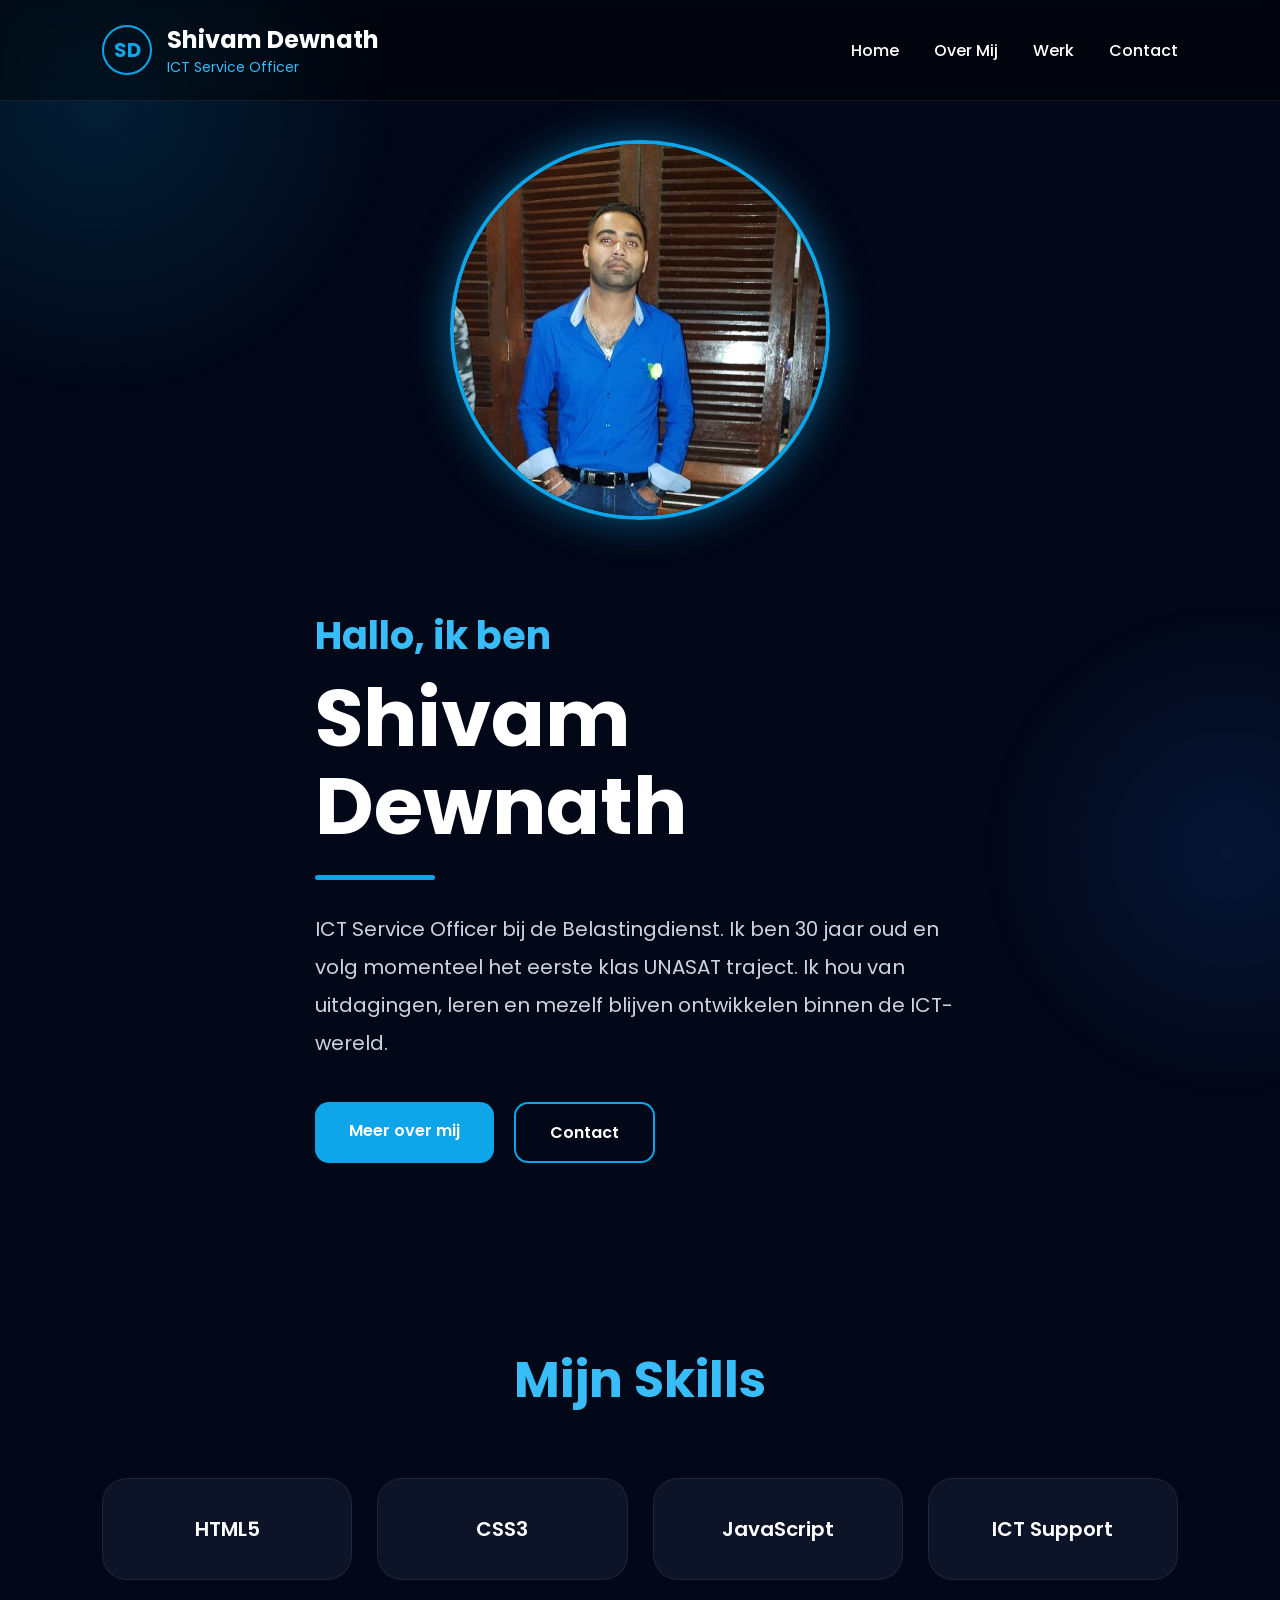
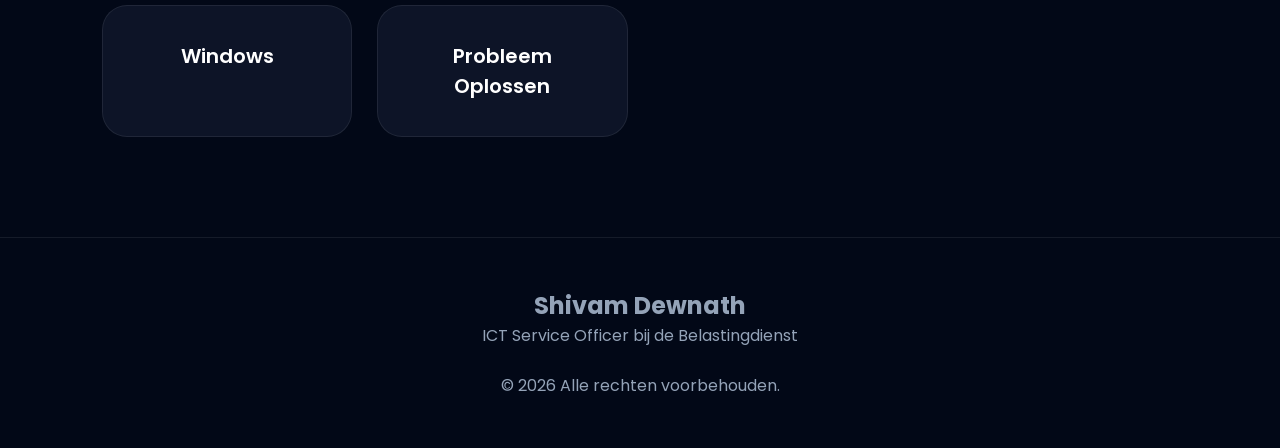
<file: index.html>
<!-- index.html -->
<!DOCTYPE html>
<html lang="en">

<head>
  <meta charset="UTF-8" />
  <meta name="viewport" content="width=device-width, initial-scale=1.0" />

  <title>Shivam Dewnath Portfolio</title>

  <link rel="preconnect" href="https://fonts.googleapis.com">
  <link rel="preconnect" href="https://fonts.gstatic.com" crossorigin>

  <link
    href="https://fonts.googleapis.com/css2?family=Poppins:wght@300;400;500;600;700&display=swap"
    rel="stylesheet">

  <link rel="stylesheet" href="css/main.css">
  <link rel="stylesheet" href="css/responsive.css">
</head>

<body>

  <!-- NAVBAR -->

  <nav>

    <div class="logo">

      <div class="logo-circle">
        SD
      </div>

      <div class="logo-text">
        <h1>Shivam Dewnath</h1>
        <p>ICT Service Officer</p>
      </div>

    </div>

    <ul>

      <li>
        <a href="index.html">Home</a>
      </li>

      <li>
        <a href="about.html">Over Mij</a>
      </li>

      <li>
        <a href="work.html">Werk</a>
      </li>

      <li>
        <a href="contact.html">Contact</a>
      </li>

    </ul>

  </nav>

  <!-- HERO SECTION -->

  <section class="hero">

    <div class="hero-image">

      <img src="img/fotoshivam.jpg" alt="Shivam Dewnath">

    </div>

    <div class="hero-text">

      <h3>Hallo, ik ben</h3>

      <h1>Shivam Dewnath</h1>

      <div class="line"></div>

      <p class="hero-description">

        ICT Service Officer bij de Belastingdienst.
        Ik ben 30 jaar oud en volg momenteel het eerste klas UNASAT traject.
        Ik hou van uitdagingen, leren en mezelf blijven ontwikkelen binnen de ICT-wereld.

      </p>

      <div class="buttons">

        <a href="about.html" class="btn btn-primary">
          Meer over mij
        </a>

        <a href="contact.html" class="btn btn-secondary">
          Contact
        </a>

      </div>

    </div>

  </section>

  <!-- SKILLS -->

  <section class="skills section">

    <h2 class="section-title">
      Mijn Skills
    </h2>

    <div class="skills-grid">

      <div class="skill-card">
        HTML5
      </div>

      <div class="skill-card">
        CSS3
      </div>

      <div class="skill-card">
        JavaScript
      </div>

      <div class="skill-card">
        ICT Support
      </div>

      <div class="skill-card">
        Windows
      </div>

      <div class="skill-card">
        Probleem Oplossen
      </div>

    </div>

  </section>

  <!-- FOOTER -->

  <footer>

    <h2>Shivam Dewnath</h2>

    <p>
      ICT Service Officer bij de Belastingdienst
    </p>

    <br>

    <p>
      © 2026 Alle rechten voorbehouden.
    </p>

  </footer>

  <script src="js/main.js"></script>

</body>

</html>
</file>
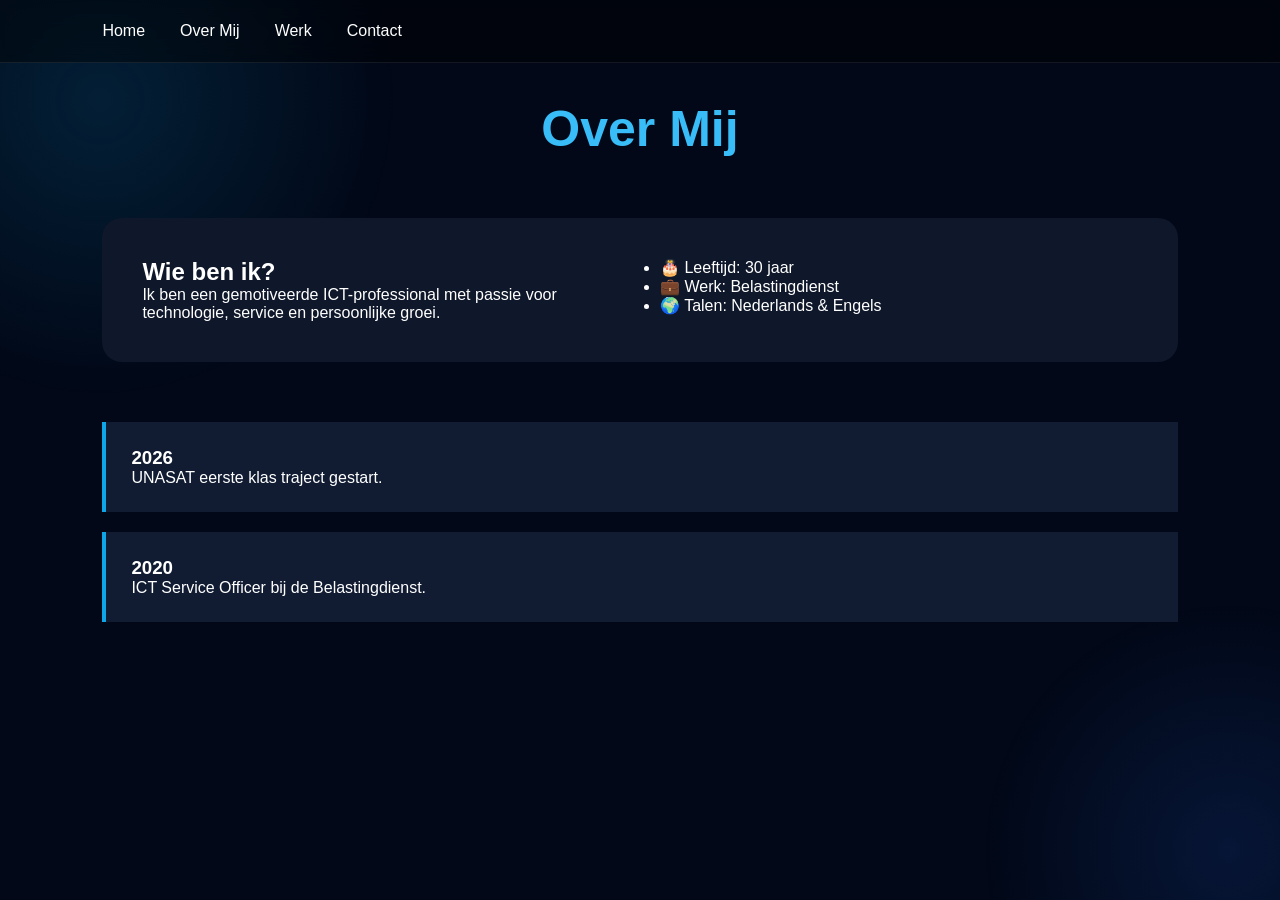
<file: about.html>
<!DOCTYPE html>
<html lang="en">
<head>
  <meta charset="UTF-8">
  <meta name="viewport" content="width=device-width, initial-scale=1.0">
  <title>Over Mij</title>

  <link rel="stylesheet" href="css/main.css">
  <link rel="stylesheet" href="css/about.css">
</head>

<body>

<nav>
  <ul>
    <li><a href="index.html">Home</a></li>
    <li><a href="about.html">Over Mij</a></li>
    <li><a href="work.html">Werk</a></li>
    <li><a href="contact.html">Contact</a></li>
  </ul>
</nav>

<section class="section">
  <h1 class="section-title">Over Mij</h1>

  <div class="info-box">

    <div>
      <h2>Wie ben ik?</h2>

      <p>
        Ik ben een gemotiveerde ICT-professional met passie voor technologie,
        service en persoonlijke groei.
      </p>
    </div>

    <div>
      <ul>
        <li>🎂 Leeftijd: 30 jaar</li>
        <li>💼 Werk: Belastingdienst</li>
        <li>🌍 Talen: Nederlands & Engels</li>
      </ul>
    </div>

  </div>

  <div class="timeline">
    <div class="timeline-item">
      <h3>2026</h3>
      <p>UNASAT eerste klas traject gestart.</p>
    </div>

    <div class="timeline-item">
      <h3>2020</h3>
      <p>ICT Service Officer bij de Belastingdienst.</p>
    </div>
  </div>

</section>

<script src="js/about.js"></script>

</body>
</html>
</file>
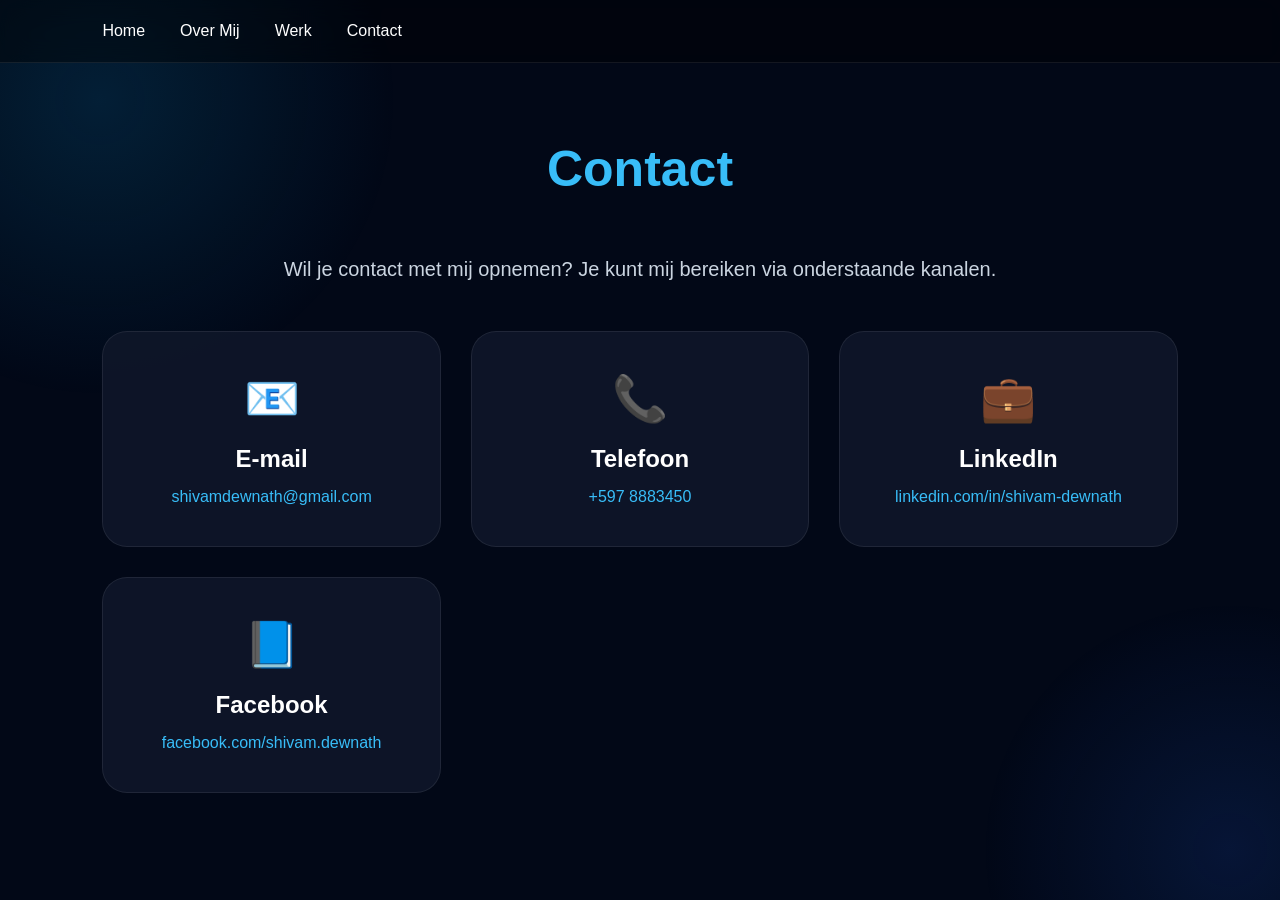
<file: contact.html>
<!DOCTYPE html>
<html lang="en">
<head>
  <meta charset="UTF-8">
  <meta name="viewport" content="width=device-width, initial-scale=1.0">
  <title>Contact</title>

  <link rel="stylesheet" href="css/main.css">
  <link rel="stylesheet" href="css/contact.css">
</head>

<body>

<nav>
  <ul>
    <li><a href="index.html">Home</a></li>
    <li><a href="about.html">Over Mij</a></li>
    <li><a href="work.html">Werk</a></li>
    <li><a href="contact.html">Contact</a></li>
  </ul>
</nav>

<section class="contact-section" id="contact">

  <h1 class="section-title">Contact</h1>

  <p class="contact-text">
    Wil je contact met mij opnemen?
    Je kunt mij bereiken via onderstaande kanalen.
  </p>

  <div class="contact-container">

    <div class="contact-card">

      <span class="contact-icon">📧</span>

      <h3>E-mail</h3>

      <a href="mailto:shivamdewnath@gmail.com">
        shivamdewnath@gmail.com
      </a>

    </div>

    <div class="contact-card">

      <span class="contact-icon">📞</span>

      <h3>Telefoon</h3>

      <a href="tel:+5978883450">
        +597 8883450
      </a>

    </div>

    <div class="contact-card">

      <span class="contact-icon">💼</span>

      <h3>LinkedIn</h3>

      <a href="https://www.linkedin.com/in/shivam-dewnath" target="_blank">
        linkedin.com/in/shivam-dewnath
      </a>

    </div>

    <div class="contact-card">

      <span class="contact-icon">📘</span>

      <h3>Facebook</h3>

      <a href="https://www.facebook.com/shivam.dewnath" target="_blank">
        facebook.com/shivam.dewnath
      </a>

    </div>

  </div>

</section>
<script src="js/contact.js"></script>

</body>
</html>
</file>
<file: css/main.css>
/* css/main.css */

*{
  margin:0;
  padding:0;
  box-sizing:border-box;
  font-family:'Poppins',sans-serif;
}

html{
  scroll-behavior:smooth;
}

body{
  background:#020817;
  color:white;
  overflow-x:hidden;
}

/* BACKGROUND EFFECTS */

body::before{
  content:'';
  position:fixed;
  width:600px;
  height:600px;
  background:radial-gradient(circle,#0ea5e9 0%, transparent 70%);
  top:-200px;
  left:-200px;
  opacity:0.15;
  z-index:-1;
}

body::after{
  content:'';
  position:fixed;
  width:500px;
  height:500px;
  background:radial-gradient(circle,#2563eb 0%, transparent 70%);
  bottom:-200px;
  right:-200px;
  opacity:0.15;
  z-index:-1;
}

/* NAVBAR */

nav{
  position:fixed;
  width:100%;
  top:0;
  left:0;
  display:flex;
  justify-content:space-between;
  align-items:center;
  padding:22px 8%;
  background:rgba(0,0,0,0.4);
  backdrop-filter:blur(12px);
  border-bottom:1px solid rgba(255,255,255,0.08);
  z-index:999;
}

.logo{
  display:flex;
  align-items:center;
  gap:15px;
}

.logo-circle{
  width:50px;
  height:50px;
  border-radius:50%;
  border:2px solid #0ea5e9;
  display:flex;
  justify-content:center;
  align-items:center;
  color:#0ea5e9;
  font-weight:700;
  font-size:20px;
}

.logo-text h1{
  font-size:24px;
}

.logo-text p{
  color:#38bdf8;
  font-size:14px;
}

nav ul{
  display:flex;
  list-style:none;
  gap:35px;
}

nav ul li a{
  text-decoration:none;
  color:white;
  font-weight:500;
  transition:0.3s;
}

nav ul li a:hover{
  color:#0ea5e9;
}

/* HERO */

.hero{
  min-height:100vh;
  display:flex;
  justify-content:center;
  align-items:center;
  gap:80px;
  padding:140px 8% 80px;
  flex-wrap:wrap;
}

.hero-image img{
  width:380px;
  height:380px;
  border-radius:50%;
  object-fit:cover;
  border:4px solid #0ea5e9;
  box-shadow:0 0 40px rgba(14,165,233,0.5);
}

.hero-text{
  max-width:650px;
}

.hero-text h3{
  font-size:38px;
  color:#38bdf8;
  margin-bottom:10px;
}

.hero-text h1{
  font-size:80px;
  line-height:1.1;
  margin-bottom:25px;
}

.line{
  width:120px;
  height:5px;
  background:#0ea5e9;
  border-radius:10px;
  margin-bottom:30px;
}

.hero-description{
  font-size:20px;
  line-height:1.9;
  color:#cbd5e1;
  margin-bottom:40px;
}

/* BUTTONS */

.buttons{
  display:flex;
  gap:20px;
  flex-wrap:wrap;
}

.btn{
  padding:16px 34px;
  border-radius:14px;
  text-decoration:none;
  font-weight:600;
  transition:0.3s;
  display:inline-block;
}

.btn-primary{
  background:#0ea5e9;
  color:white;
}

.btn-primary:hover{
  transform:translateY(-4px);
  box-shadow:0 0 20px rgba(14,165,233,0.5);
}

.btn-secondary{
  border:2px solid #0ea5e9;
  color:white;
}

.btn-secondary:hover{
  background:#0ea5e9;
}

/* GENERAL */

.section{
  padding:100px 8%;
}

.section-title{
  text-align:center;
  font-size:50px;
  color:#38bdf8;
  margin-bottom:60px;
}

/* SKILLS */

.skills-grid{
  display:grid;
  grid-template-columns:repeat(auto-fit,minmax(220px,1fr));
  gap:25px;
}

.skill-card{
  background:rgba(15,23,42,0.9);
  border:1px solid rgba(255,255,255,0.08);
  padding:35px;
  border-radius:25px;
  text-align:center;
  font-size:20px;
  font-weight:600;
  transition:0.3s;
}

.skill-card:hover{
  transform:translateY(-10px);
  box-shadow:0 0 30px rgba(14,165,233,0.2);
}

/* FOOTER */

footer{
  padding:50px 8%;
  text-align:center;
  border-top:1px solid rgba(255,255,255,0.08);
  color:#94a3b8;
}
/* ====== Responsive layout ====== */

/* Tablet */
@media (max-width: 768px) {
  nav ul {
    flex-wrap: wrap; /* navigatie breekt netjes af */
  }

  .text-box {
    max-width: 600px;
    padding: 1.5rem;
  }

  .profile-section img {
    max-width: 250px;
  }
}

/* Smartphone */
@media (max-width: 480px) {
  nav ul {
    flex-direction: column; /* navigatie onder elkaar */
    align-items: center;
  }

  .text-box {
    max-width: 100%;
    padding: 1rem;
    margin: 1rem;
  }

  .profile-section img {
    max-width: 200px; /* foto kleiner */
  }

  h1 {
    font-size: 1.8rem; /* titel kleiner */
  }

  h2 {
    font-size: 1.4rem;
  }
}
</file>
<file: css/responsive.css>
@media(max-width:900px){

  .hero{
    text-align:center;
  }

  .hero-text h1{
    font-size:50px;
  }

  .info-box{
    grid-template-columns:1fr;
  }

}

@media(max-width:600px){

  nav{
    flex-direction:column;
    gap:20px;
  }

  .hero-image img{
    width:260px;
    height:260px;
  }

  .hero-text h1{
    font-size:38px;
  }

}
</file>
<file: css/about.css>
.info-box{
  display:grid;
  grid-template-columns:1fr 1fr;
  gap:40px;
  background:#0f172a;
  padding:40px;
  border-radius:20px;
}

.timeline{
  margin-top:60px;
}

.timeline-item{
  padding:25px;
  background:#111c33;
  margin-bottom:20px;
  border-left:4px solid #0ea5e9;
}
</file>
<file: css/contact.css>
.contact-section{
  padding:120px 8%;
}

.contact-form{
  max-width:700px;
  margin:auto;
  display:flex;
  flex-direction:column;
  gap:20px;
}

.contact-form input,
.contact-form textarea{
  padding:18px;
  border:none;
  border-radius:12px;
  background:#0f172a;
  color:white;
}

.contact-form button{
  padding:18px;
  border:none;
  border-radius:12px;
  background:#0ea5e9;
  color:white;
  cursor:pointer;
}.contact-section{
  padding:140px 8% 100px;
  text-align:center;
}

.contact-text{
  color:#cbd5e1;
  font-size:20px;
  margin-bottom:50px;
}

.contact-container{
  display:grid;
  grid-template-columns:repeat(auto-fit,minmax(260px,1fr));
  gap:30px;
  margin-top:40px;
}

.contact-card{
  background:rgba(15,23,42,0.9);
  border:1px solid rgba(255,255,255,0.08);
  border-radius:25px;
  padding:40px 30px;
  transition:0.3s;
}

.contact-card:hover{
  transform:translateY(-10px);
  box-shadow:0 0 30px rgba(14,165,233,0.2);
}

.contact-icon{
  font-size:45px;
  display:block;
  margin-bottom:20px;
}

.contact-card h3{
  margin-bottom:15px;
  font-size:24px;
}

.contact-card a{
  color:#38bdf8;
  text-decoration:none;
  word-break:break-word;
}

.contact-card a:hover{
  text-decoration:underline;
}
</file>
